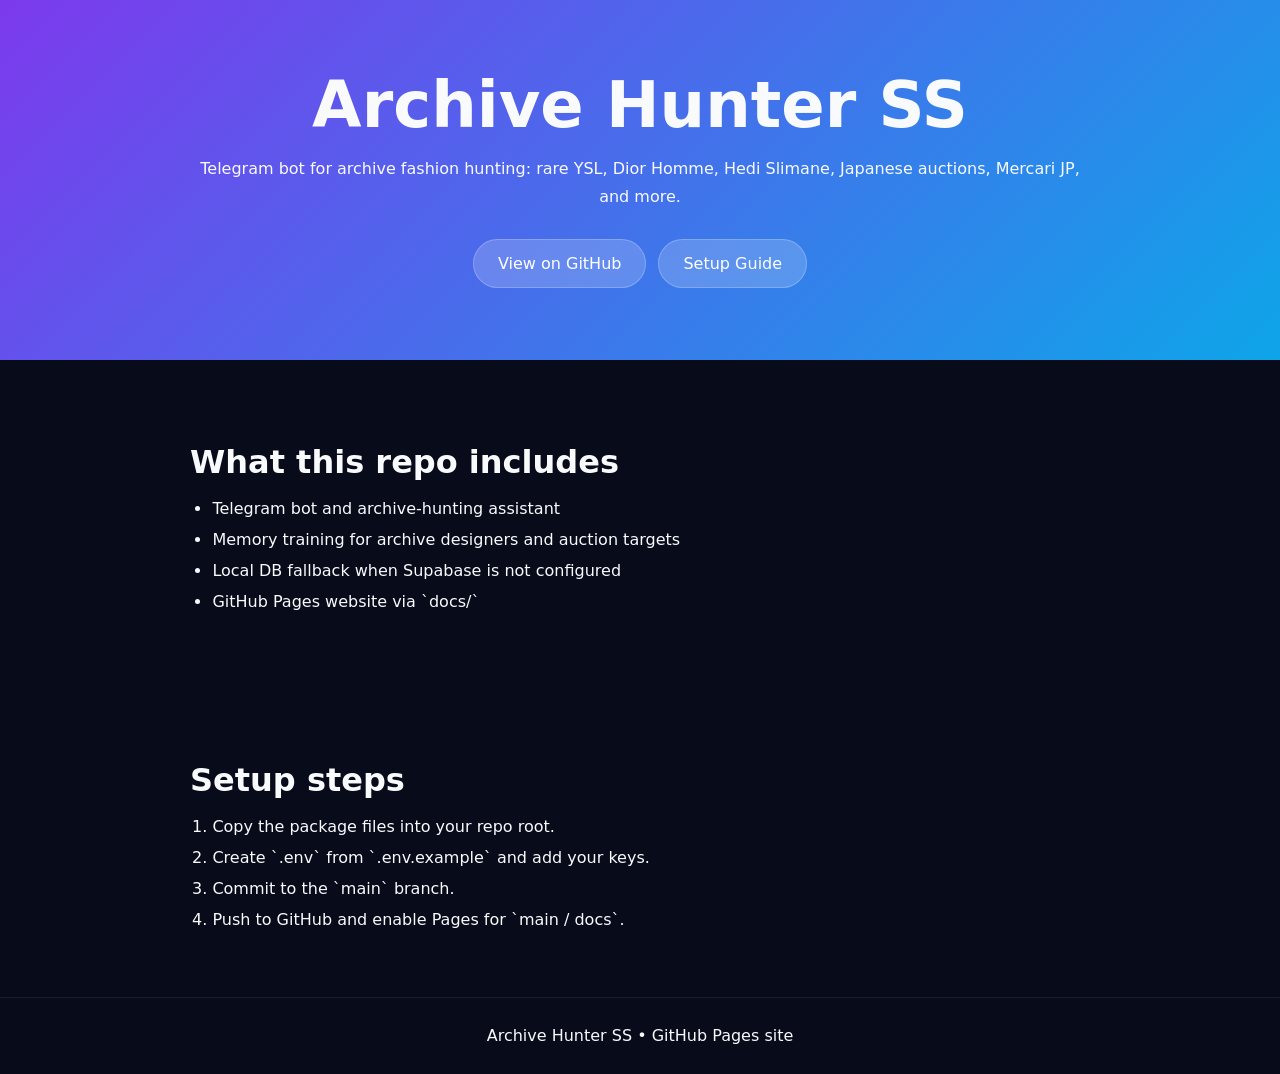
<file: index.html>
<!DOCTYPE html>
<html lang="en">
<head>
  <meta charset="UTF-8">
  <meta name="viewport" content="width=device-width, initial-scale=1.0">
  <title>Archive Hunter SS</title>
  <link rel="stylesheet" href="styles.css">
</head>
<body>
  <header class="hero">
    <div class="hero-content">
      <h1>Archive Hunter SS</h1>
      <p>Telegram bot for archive fashion hunting: rare YSL, Dior Homme, Hedi Slimane, Japanese auctions, Mercari JP, and more.</p>
      <div class="buttons">
        <a class="button" href="https://github.com/your-username/archive-hunterss" target="_blank">View on GitHub</a>
        <a class="button" href="#setup">Setup Guide</a>
      </div>
    </div>
  </header>

  <section class="section" id="features">
    <h2>What this repo includes</h2>
    <ul>
      <li>Telegram bot and archive-hunting assistant</li>
      <li>Memory training for archive designers and auction targets</li>
      <li>Local DB fallback when Supabase is not configured</li>
      <li>GitHub Pages website via `docs/`</li>
    </ul>
  </section>

  <section class="section" id="setup">
    <h2>Setup steps</h2>
    <ol>
      <li>Copy the package files into your repo root.</li>
      <li>Create `.env` from `.env.example` and add your keys.</li>
      <li>Commit to the `main` branch.</li>
      <li>Push to GitHub and enable Pages for `main / docs`.</li>
    </ol>
  </section>

  <footer>
    <p>Archive Hunter SS • GitHub Pages site</p>
  </footer>
</body>
</html>
</file>
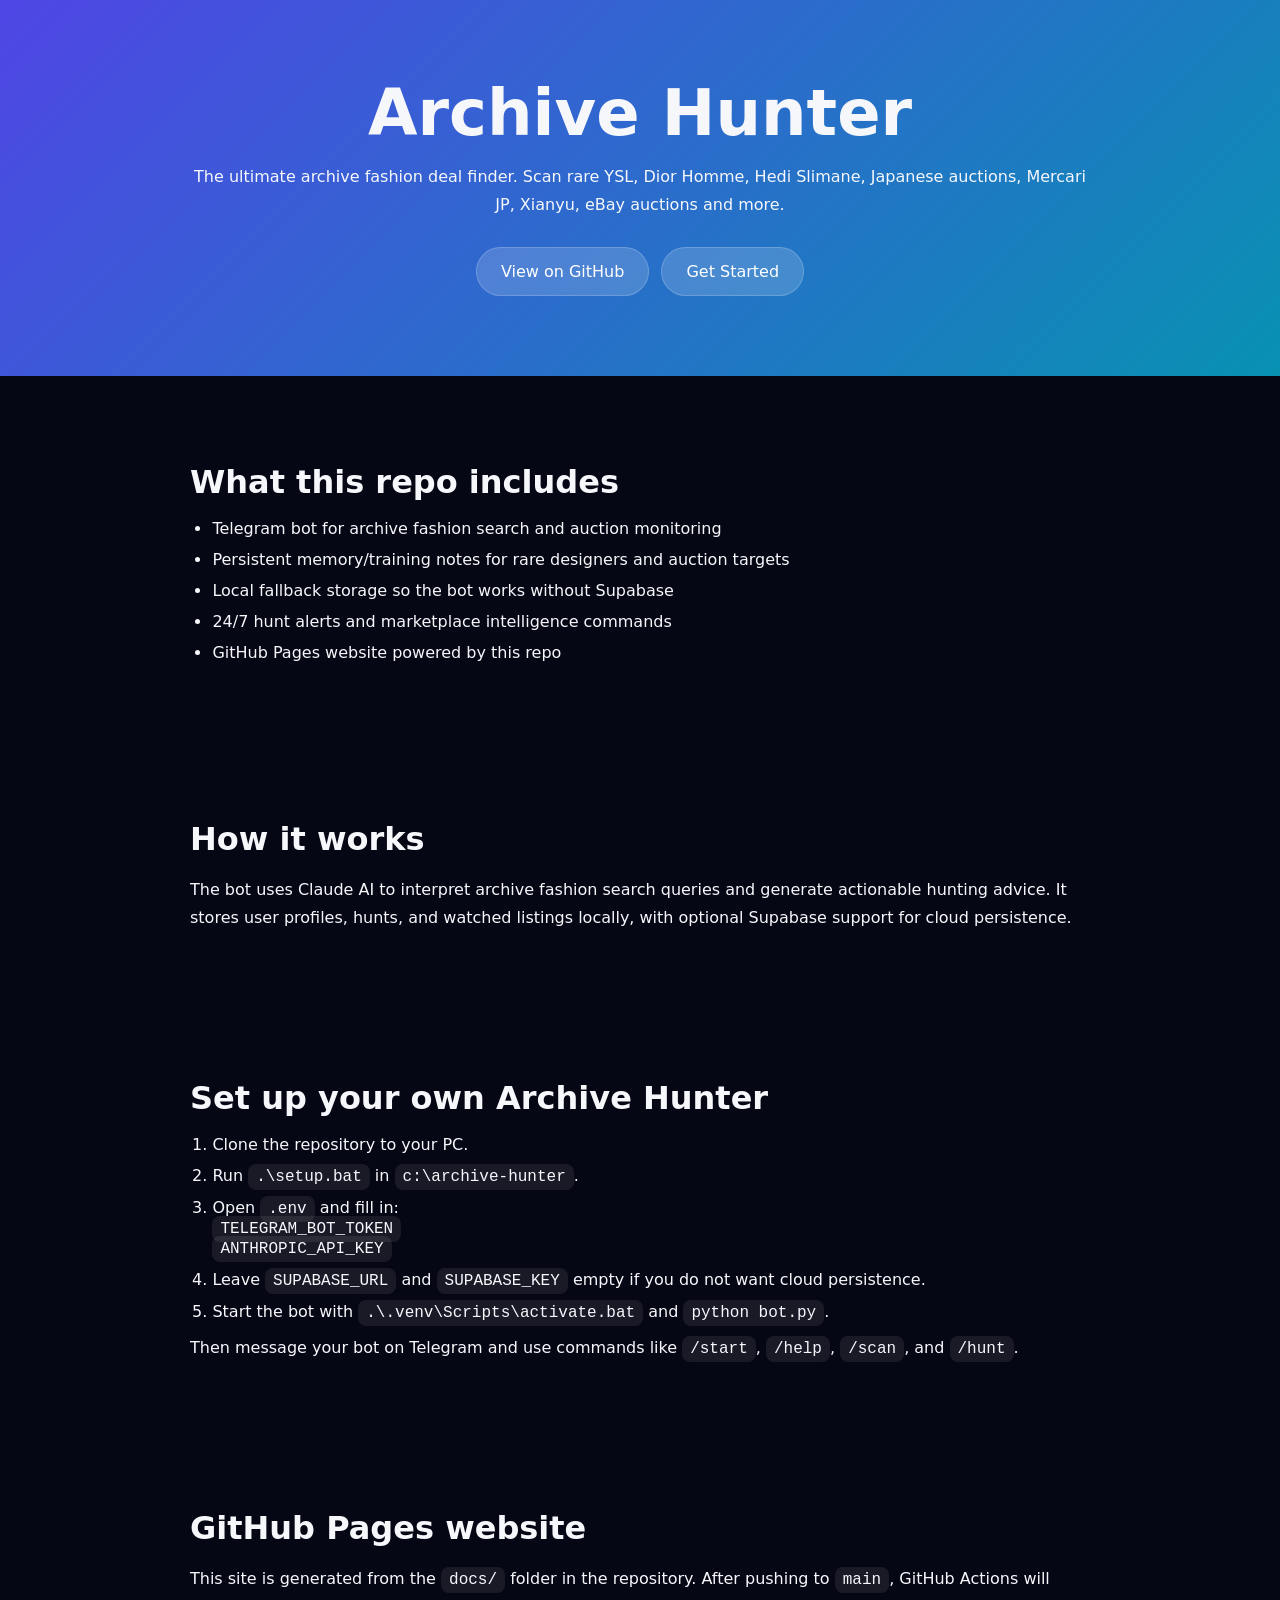
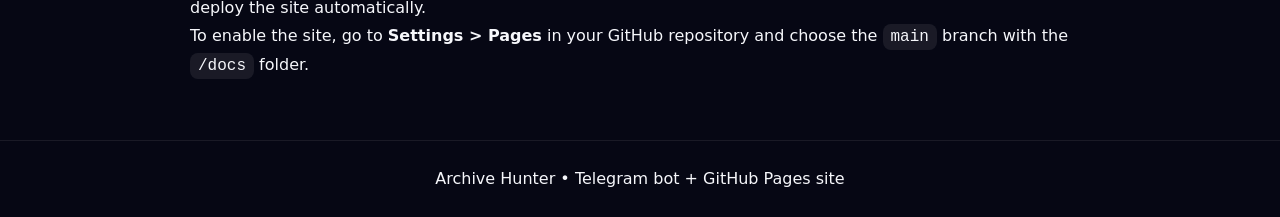
<file: docs/index.html>
<!DOCTYPE html>
<html lang="en">
<head>
  <meta charset="UTF-8">
  <meta name="viewport" content="width=device-width, initial-scale=1.0">
  <title>Archive Hunter</title>
  <link rel="stylesheet" href="styles.css">
</head>
<body>
  <header class="hero">
    <div class="hero-content">
      <h1>Archive Hunter</h1>
      <p>The ultimate archive fashion deal finder. Scan rare YSL, Dior Homme, Hedi Slimane, Japanese auctions, Mercari JP, Xianyu, eBay auctions and more.</p>
      <div class="buttons">
        <a href="https://github.com/your-username/archive-hunter" target="_blank">View on GitHub</a>
        <a href="#setup">Get Started</a>
      </div>
    </div>
  </header>

  <section class="section" id="features">
    <h2>What this repo includes</h2>
    <ul>
      <li>Telegram bot for archive fashion search and auction monitoring</li>
      <li>Persistent memory/training notes for rare designers and auction targets</li>
      <li>Local fallback storage so the bot works without Supabase</li>
      <li>24/7 hunt alerts and marketplace intelligence commands</li>
      <li>GitHub Pages website powered by this repo</li>
    </ul>
  </section>

  <section class="section" id="how-it-works">
    <h2>How it works</h2>
    <p>The bot uses Claude AI to interpret archive fashion search queries and generate actionable hunting advice. It stores user profiles, hunts, and watched listings locally, with optional Supabase support for cloud persistence.</p>
  </section>

  <section class="section" id="setup">
    <h2>Set up your own Archive Hunter</h2>
    <ol>
      <li>Clone the repository to your PC.</li>
      <li>Run <code>.\setup.bat</code> in <code>c:\archive-hunter</code>.</li>
      <li>Open <code>.env</code> and fill in:<br>
        <code>TELEGRAM_BOT_TOKEN</code><br>
        <code>ANTHROPIC_API_KEY</code>
      </li>
      <li>Leave <code>SUPABASE_URL</code> and <code>SUPABASE_KEY</code> empty if you do not want cloud persistence.</li>
      <li>Start the bot with <code>.\.venv\Scripts\activate.bat</code> and <code>python bot.py</code>.</li>
    </ol>
    <p>Then message your bot on Telegram and use commands like <code>/start</code>, <code>/help</code>, <code>/scan</code>, and <code>/hunt</code>.</p>
  </section>

  <section class="section" id="pages">
    <h2>GitHub Pages website</h2>
    <p>This site is generated from the <code>docs/</code> folder in the repository. After pushing to <code>main</code>, GitHub Actions will deploy the site automatically.</p>
    <p>To enable the site, go to <strong>Settings &gt; Pages</strong> in your GitHub repository and choose the <code>main</code> branch with the <code>/docs</code> folder.</p>
  </section>

  <footer>
    <p>Archive Hunter • Telegram bot + GitHub Pages site</p>
  </footer>
</body>
</html>
</file>
<file: styles.css>
body {
  margin: 0;
  font-family: Inter, system-ui, -apple-system, BlinkMacSystemFont, "Segoe UI", sans-serif;
  background: #070b1a;
  color: #f8fafc;
}

.hero {
  background: linear-gradient(135deg, #7c3aed 0%, #0ea5e9 100%);
  padding: 72px 24px;
  text-align: center;
}

.hero-content {
  max-width: 900px;
  margin: 0 auto;
}

h1 {
  margin: 0 0 16px;
  font-size: clamp(2.8rem, 5vw, 4.5rem);
  line-height: 1.05;
}

p {
  margin: 0;
  line-height: 1.75;
}

.buttons {
  margin-top: 28px;
  display: inline-flex;
  flex-wrap: wrap;
  gap: 12px;
}

a.button {
  display: inline-block;
  padding: 14px 24px;
  border-radius: 999px;
  background: rgba(255, 255, 255, 0.18);
  border: 1px solid rgba(255, 255, 255, 0.22);
  color: white;
  text-decoration: none;
  transition: transform 0.2s ease, background 0.2s ease;
}

a.button:hover {
  transform: translateY(-2px);
  background: rgba(255, 255, 255, 0.26);
}

.section {
  max-width: 900px;
  margin: 0 auto;
  padding: 56px 24px;
}

.section h2 {
  margin-bottom: 18px;
  font-size: 2rem;
}

.section ul,
.section ol {
  margin: 0;
  padding-left: 1.4rem;
}

.section li {
  margin-bottom: 12px;
}

code {
  background: rgba(255,255,255,0.08);
  padding: 4px 8px;
  border-radius: 8px;
  font-family: Menlo, Monaco, Consolas, "Liberation Mono", monospace;
}

footer {
  padding: 24px;
  text-align: center;
  border-top: 1px solid rgba(255, 255, 255, 0.08);
}
</file>
<file: docs/styles.css>
body {
  margin: 0;
  font-family: Inter, system-ui, -apple-system, BlinkMacSystemFont, "Segoe UI", sans-serif;
  background: #060714;
  color: #f6f7fb;
}

.hero {
  background: linear-gradient(135deg, #4f46e5 0%, #0891b2 100%);
  padding: 80px 24px;
  text-align: center;
}

.hero-content {
  max-width: 900px;
  margin: 0 auto;
}

h1 {
  margin: 0 0 16px;
  font-size: clamp(2.8rem, 5vw, 4.5rem);
  line-height: 1.05;
}

p {
  margin: 0;
  line-height: 1.75;
}

.buttons {
  margin-top: 28px;
  display: inline-flex;
  flex-wrap: wrap;
  gap: 12px;
}

a {
  color: white;
  text-decoration: none;
}

a.button, .buttons a {
  display: inline-block;
  padding: 14px 24px;
  border-radius: 999px;
  background: rgba(255, 255, 255, 0.16);
  border: 1px solid rgba(255, 255, 255, 0.18);
  transition: transform 0.2s ease, background 0.2s ease;
}

a.button:hover, .buttons a:hover {
  transform: translateY(-2px);
  background: rgba(255, 255, 255, 0.24);
}

.section {
  max-width: 900px;
  margin: 0 auto;
  padding: 60px 24px;
}

.section h2 {
  margin-bottom: 18px;
  font-size: 2rem;
}

.section ul,
.section ol {
  margin: 0;
  padding-left: 1.4rem;
}

.section li {
  margin-bottom: 12px;
}

code {
  background: rgba(255,255,255,0.08);
  padding: 4px 8px;
  border-radius: 8px;
  font-family: Menlo, Monaco, Consolas, "Liberation Mono", monospace;
}

footer {
  padding: 24px;
  text-align: center;
  border-top: 1px solid rgba(255,255,255,0.08);
}
</file>
